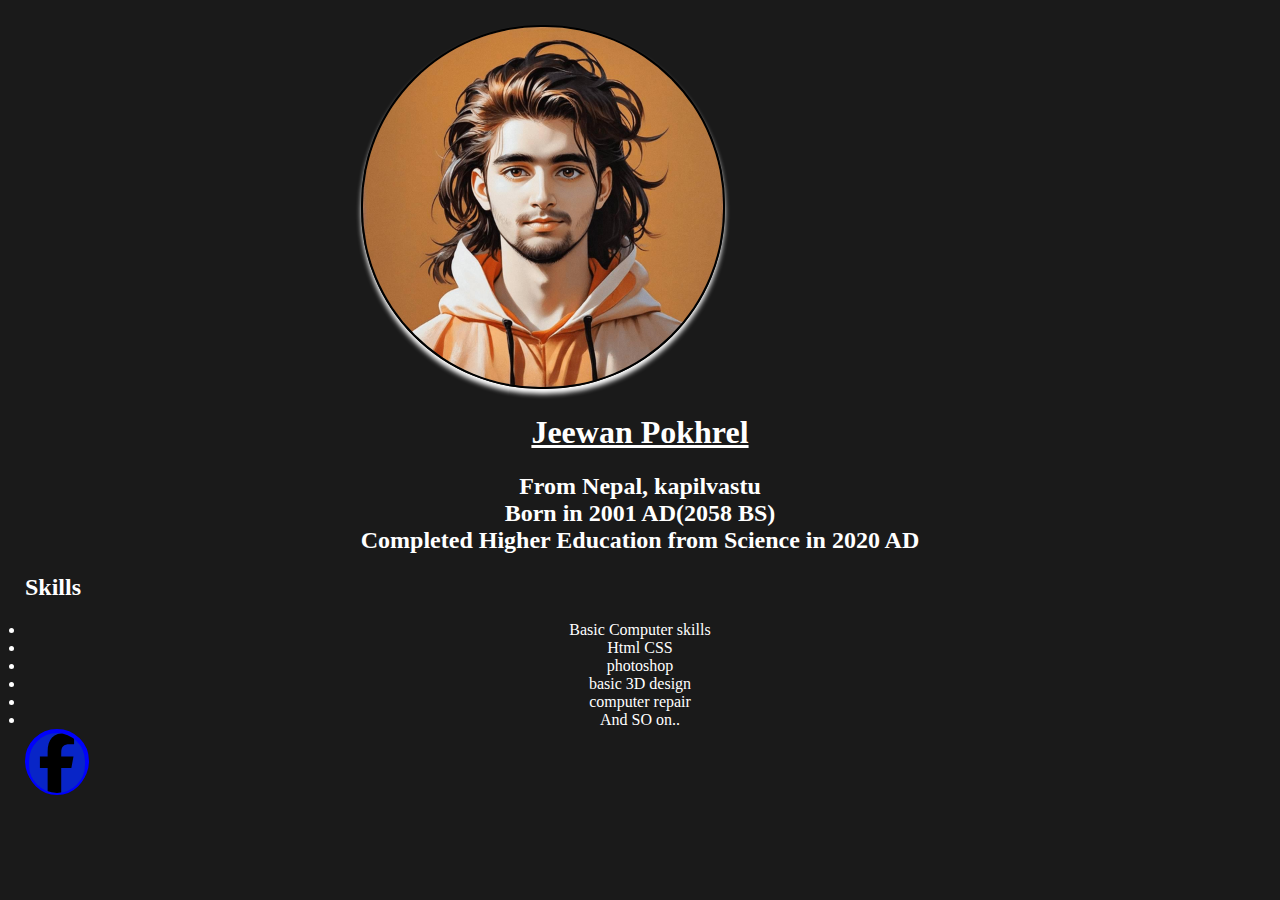
<file: Index.htm>
<!DOCTYPE html>
<html lang="en">
<head>
    <meta charset="UTF-8">
    <meta name="viewport" content="width=device-width, initial-scale=1.0">
    <title>Jeewan</title>

    <link rel="stylesheet" href="style.css">
    <link rel="icon" href="">
    
</head>
<body>
    <div class="container">
        <div id="photo" class="container">
            <img src="Images/jeewan.jpg" id="pic1">
            <h1>Jeewan Pokhrel</h1>
            <h2>
                From Nepal, kapilvastu <br>
                Born in 2001 AD(2058 BS) <br>
                Completed Higher Education from Science in 2020 AD
            </h2>
        </div>
    </div>
    

    <h2>Skills</h2>
    <list>
        <li>Basic Computer skills </li>
        <li>Html CSS </li>
        <li>photoshop</li>
        <li>basic 3D design</li>
        <li>computer repair</li>
        <li>And SO on..</li>
    </list>

    <footer>
        <div>
            <a href="https://www.facebook.com/zeewanzackey" class="fb"><img src="Images/facebook.svg" class="fb"></a>
        </div>
        
    </footer>


</body>
</html>
</file>
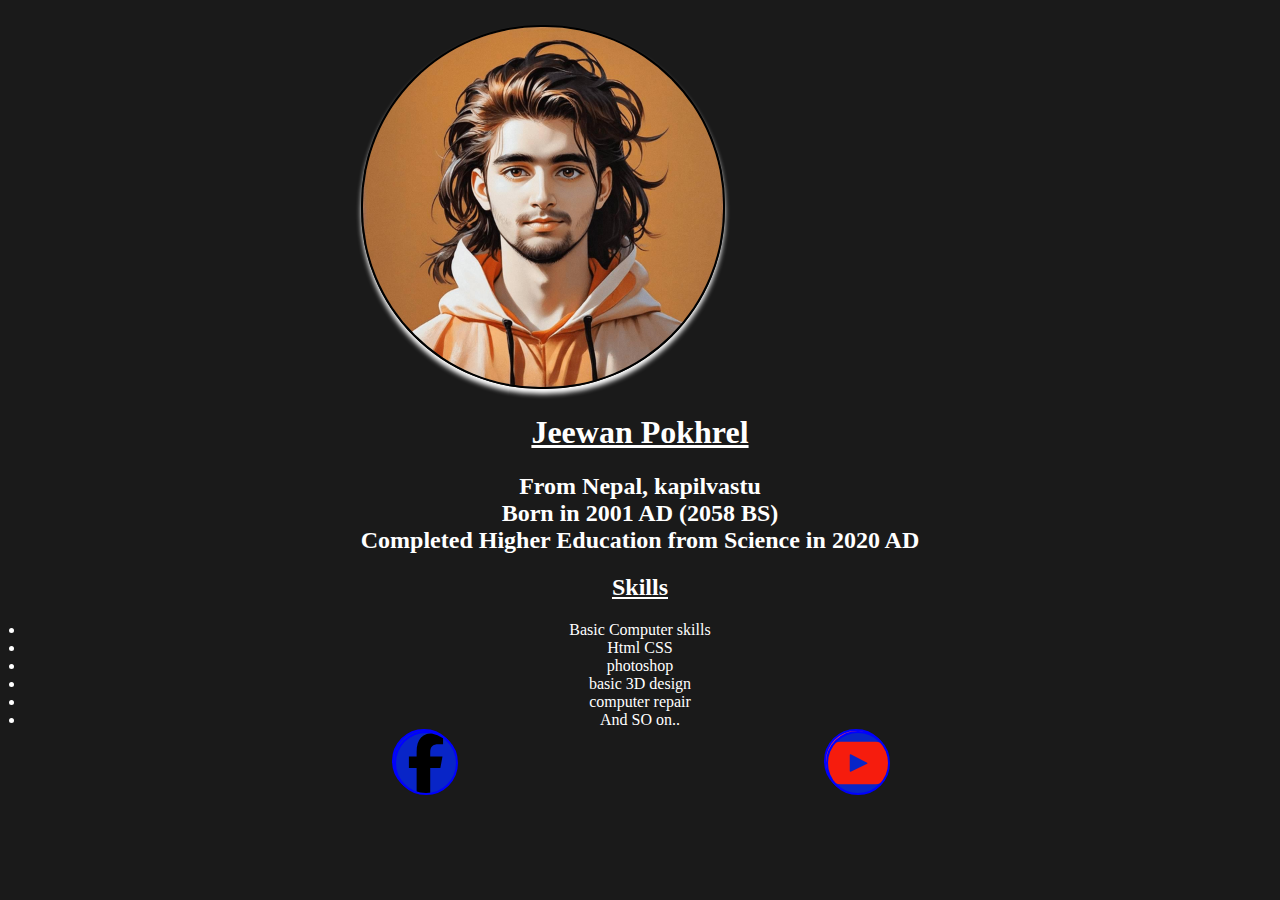
<file: Index.html>
<!DOCTYPE html>
<html lang="en">
<head>
    <meta charset="UTF-8">
    <meta name="viewport" content="width=device-width, initial-scale=1.0">
    <title>Jeewan</title>

    <link rel="stylesheet" href="style.css">
    <link rel="icon" href="">
    
</head>
<body>
    <div class="container">
        <div id="photo" class="container">
            <img src="Images/jeewan.jpg" id="pic1">
            <h1>Jeewan Pokhrel</h1>
            <h2>
                From Nepal, kapilvastu <br>
                Born in 2001 AD (2058 BS) <br>
                Completed Higher Education from Science in 2020 AD
            </h2>
        </div>
    </div>
    

    <h2 style="text-align: center;"><u>Skills</u></h2>
    <list>
        <li>Basic Computer skills </li>
        <li>Html CSS </li>
        <li>photoshop</li>
        <li>basic 3D design</li>
        <li>computer repair</li>
        <li>And SO on..</li>
    </list>

    <footer>
        <div class="foot">
            <a href="https://www.facebook.com/zeewanzackey" class="fb">
               <div> <img src="Images/facebook.svg" class="fb"></div>
                <div><h2>facebook/zackeyzackson</h2></div>
            </a>
            <a href="https://www.youtube.com/@GamingHour000" class="YT">
                <div> <img src="Images/youtube.svg" class="fb"></div>
                 <div><h2>Foolishgeek</h2></div>
             </a>
        </div>
        
    </footer>


</body>
</html>
</file>
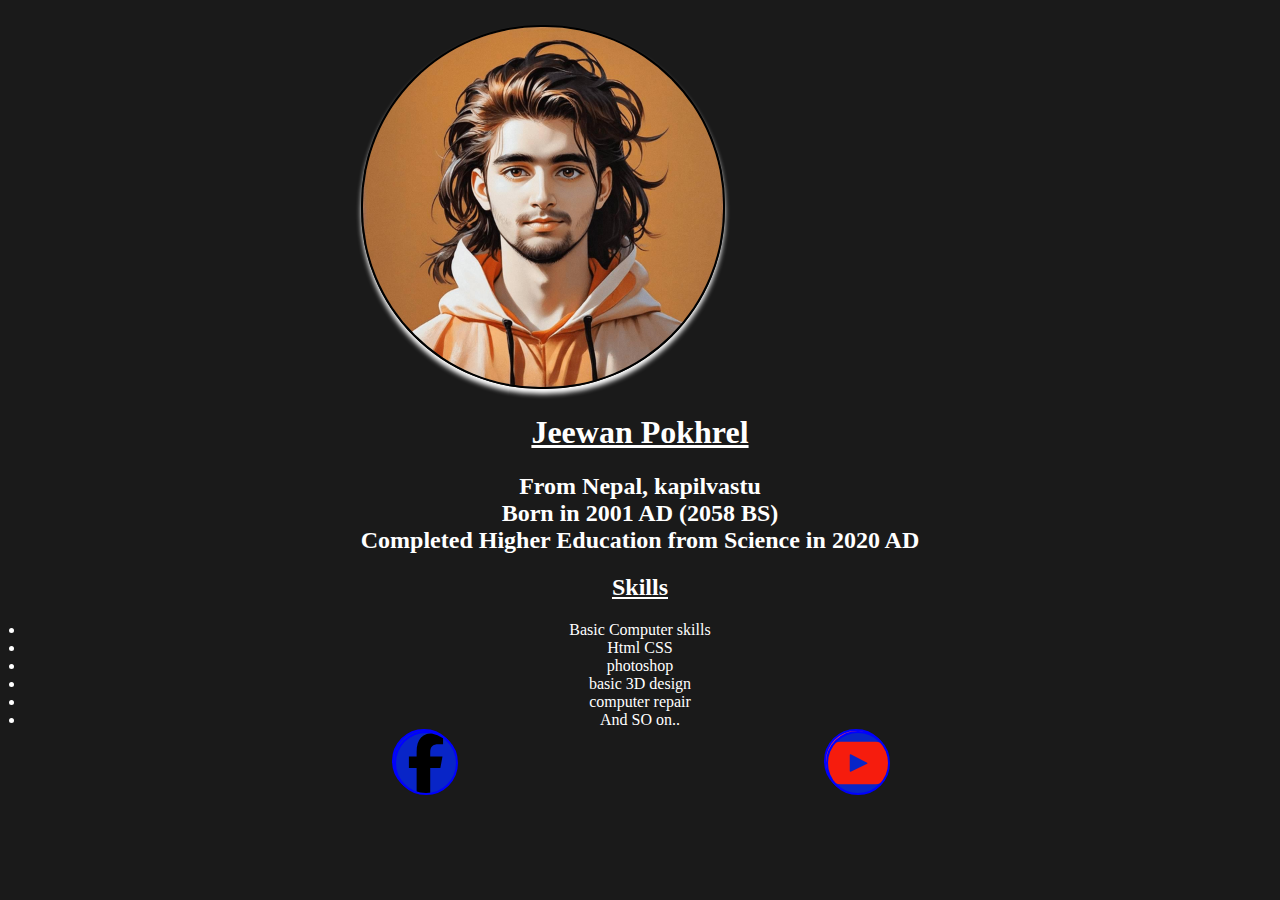
<file: index.html>
<!DOCTYPE html>
<html lang="en">
<head>
    <meta charset="UTF-8">
    <meta name="viewport" content="width=device-width, initial-scale=1.0">
    <title>Jeewan</title>

    <link rel="stylesheet" href="style.css">
    <link rel="icon" href="">
    
</head>
<body>
    <div class="container">
        <div id="photo" class="container">
            <img src="Images/jeewan.jpg" id="pic1">
            <h1>Jeewan Pokhrel</h1>
            <h2>
                From Nepal, kapilvastu <br>
                Born in 2001 AD (2058 BS) <br>
                Completed Higher Education from Science in 2020 AD
            </h2>
        </div>
    </div>
    

    <h2 style="text-align: center;"><u>Skills</u></h2>
    <list>
        <li>Basic Computer skills </li>
        <li>Html CSS </li>
        <li>photoshop</li>
        <li>basic 3D design</li>
        <li>computer repair</li>
        <li>And SO on..</li>
    </list>

    <footer>
        <div class="foot">
            <div class="f1">
                <a href="https://www.facebook.com/zeewanzackey" class="fb">
                    <div> <img src="Images/facebook.svg" class="fb"></div>
                    <div><h2>facebook/zackeyzackson</h2></div>
                </a>
            </div>
            <div class="f1">
                <a href="https://www.youtube.com/@GamingHour000" class="YT">
                    <div> <img src="Images/youtube.svg" class="fb"></div>
                    <div><h2>Foolishgeek</h2></div>
                </a>
            </div>
            
        </div>
        
    </footer>


</body>
</html>
</file>
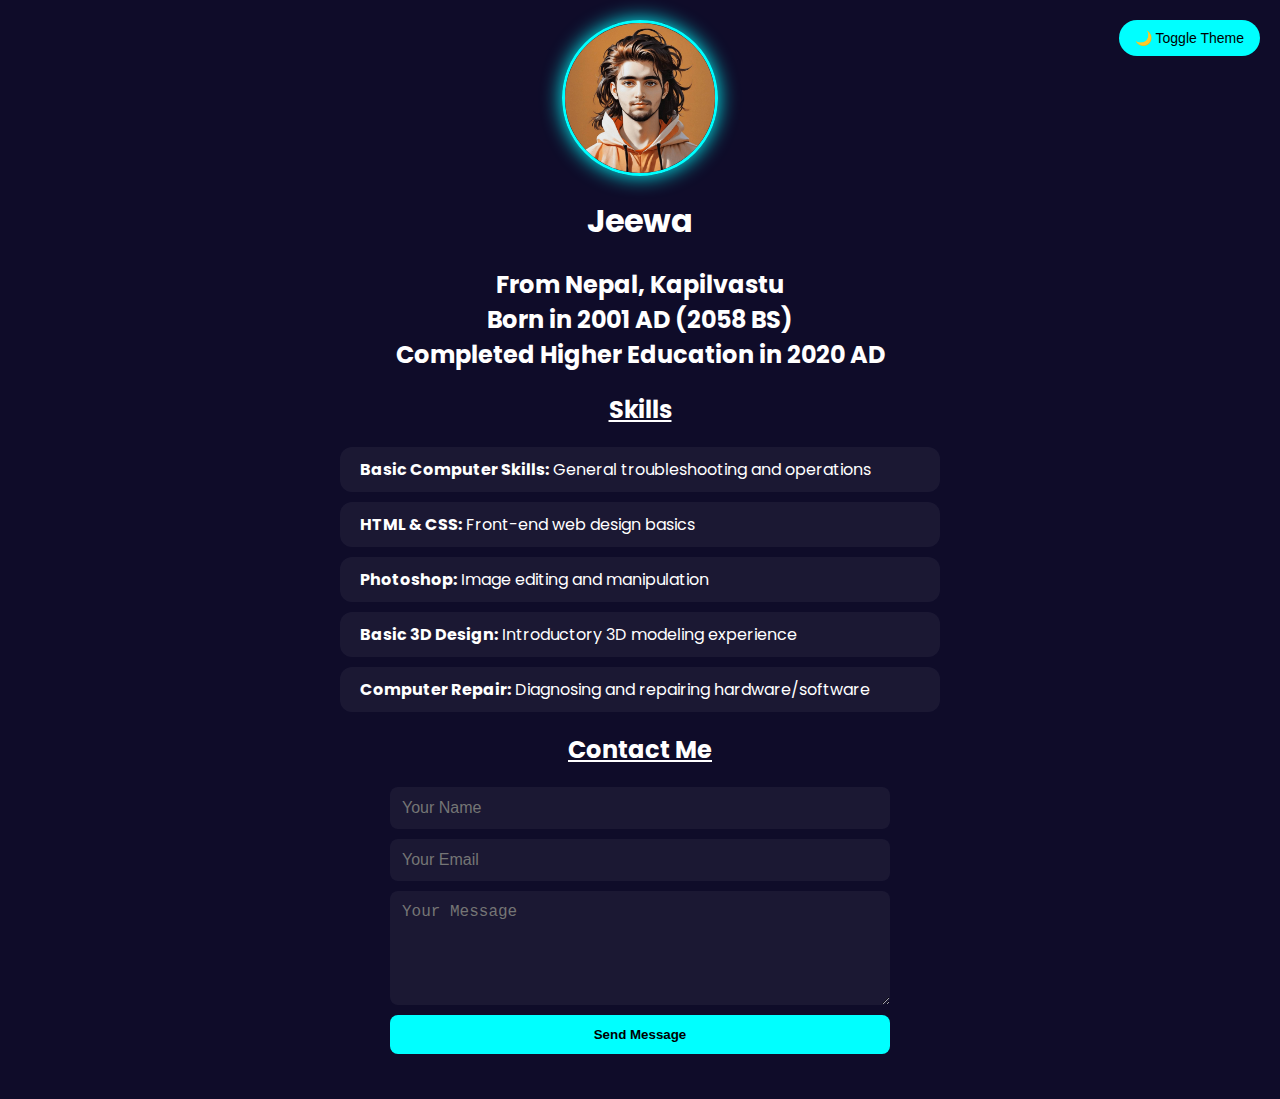
<file: new/index.html>
<!DOCTYPE html>
<html lang="en">
  <head>
    <meta charset="UTF-8" />
    <meta name="viewport" content="width=device-width, initial-scale=1.0" />
    <title>Jeewan</title>
    <link rel="stylesheet" href="style.css" />
    <link rel="preconnect" href="https://fonts.googleapis.com" />
    <link rel="preconnect" href="https://fonts.gstatic.com" crossorigin />
    <link
      href="https://fonts.googleapis.com/css2?family=Poppins:wght@300;600&display=swap"
      rel="stylesheet" />
  </head>
  <body>
    <button id="theme-toggle">🌙 Toggle Theme</button>

    <div class="container">
      <div id="photo">
        <img src="/Images/jeewan.jpg" id="pic1" />
        <h1 id="typing-name"></h1>
        <h2>
          From Nepal, Kapilvastu<br />Born in 2001 AD (2058 BS)<br />Completed
          Higher Education in 2020 AD
        </h2>
      </div>
    </div>

    <section class="skills-section">
      <h2><u>Skills</u></h2>
      <ul>
        <li>
          <strong>Basic Computer Skills:</strong> General troubleshooting and
          operations
        </li>
        <li><strong>HTML & CSS:</strong> Front-end web design basics</li>
        <li><strong>Photoshop:</strong> Image editing and manipulation</li>
        <li>
          <strong>Basic 3D Design:</strong> Introductory 3D modeling experience
        </li>
        <li>
          <strong>Computer Repair:</strong> Diagnosing and repairing
          hardware/software
        </li>
      </ul>
    </section>

    <section class="contact-section">
      <h2><u>Contact Me</u></h2>
      <iframe
        name="hidden_iframe"
        id="hidden_iframe"
        style="display: none"></iframe>
      <form
        class="contact-form"
        action="https://docs.google.com/forms/d/e/1FAIpQLScSi5LrUT3HOd0cCDObBw2NqLsaxVaSpnoTE7kdhVOII6igvQ/formResponse"
        method="POST"
        target="hidden_iframe"
        onsubmit="showToast(); resetForm(); return false;">
        <input
          name="entry.570870157"
          type="text"
          placeholder="Your Name"
          required />
        <input
          name="entry.937529484"
          type="email"
          placeholder="Your Email"
          required />
        <textarea
          name="entry.1689630399"
          rows="5"
          placeholder="Your Message"
          required></textarea>
        <button type="submit">Send Message</button>
      </form>
      <div id="toast">Message sent successfully ✅</div>
    </section>

    <script>
      // Typing animation
      const nameText = "Jeewan Pokhrel";
      let index = 0;
      function typeLetter() {
        const nameElement = document.getElementById("typing-name");
        if (index < nameText.length) {
          nameElement.innerHTML += nameText.charAt(index);
          index++;
          setTimeout(typeLetter, 150);
        }
      }
      window.onload = () => {
        typeLetter();
        const savedTheme = localStorage.getItem("theme");
        if (savedTheme === "light") document.body.classList.add("light");
      };

      // Theme toggle
      document.getElementById("theme-toggle").addEventListener("click", () => {
        document.body.classList.toggle("light");
        localStorage.setItem(
          "theme",
          document.body.classList.contains("light") ? "light" : "dark"
        );
      });

      // Toast logic
      function showToast() {
        const toast = document.getElementById("toast");
        toast.classList.add("show");
        setTimeout(() => toast.classList.remove("show"), 3000);
      }

      function resetForm() {
        setTimeout(() => {
          document.querySelector(".contact-form").reset();
        }, 1000);
      }
    </script>
  </body>
</html>
</file>
<file: style.css>
body{
    background: #1a1a1a;
    color: #ffffff;
    margin: auto;
    padding: 25px;
    text-decoration: solid white;
}

#pic1{
    display: inline-block;
    border: 2px solid black ;
    border-radius: 20vh;
    height: 40vh;
    box-shadow: 0px 5px 5px;
}

.fb{
    display: inline-flex;
    background-color: #0825c7;
    width: 60px;
    height: 60px;
    border: 2px solid blue;
    border-radius: 35px;
    h2{
        padding: 5px;
        display: none;
    }
}

.fb:hover{
    transform: scale(1.1);
    background-color: #2f45c5;
    transition: 0.5s;
    h2{
        display: block;
        background-color:#2f45c5 ;
        color: #ffffff7a;
        border-radius: 15px;
        transition: 2s;
    }
}

.YT{
    display: inline-flex;
    background-color: #d83068;
    width: 60px;
    height: 60px;
    border: 2px solid blue;
    border-radius: 35px;
    h2{
        padding: 5px;
        display: none;
    }
}
.YT:hover{
    transform: scale(1.1);
    background-color: #2f45c5;
    transition: 0.5s;
    h2{
        display: block;
        background-color:#2f45c5 ;
        color: #ffffff7a;
        border-radius: 15px;
        transition: 2s;
    }
}

.container{
    display: flexbox;
    justify-items: center;
    h1{
        text-decoration: solid underline;
    }
    h2{
        text-align: center;
    }
}

list{
    text-align: center;
}
.foot{
    display: flex;
    justify-content: space-evenly;
}
.f1{
    justify-self: baseline;
}
</file>
<file: new/style.css>
:root {
  --bg-color: #0f0c29;
  --text-color: #ffffff;
  --card-bg: rgba(255, 255, 255, 0.05);
  --accent: #00ffff;
}

body {
  background: var(--bg-color);
  color: var(--text-color);
  font-family: 'Poppins', sans-serif;
  padding: 20px;
  margin: 0;
  transition: background 0.3s ease, color 0.3s ease;
}

body.light {
  --bg-color: #f3f3f3;
  --text-color: #111111;
  --card-bg: rgba(0, 0, 0, 0.05);
  --accent: #0077ff;
}

h1, h2 {
  text-align: center;
}

#pic1 {
  display: block;
  margin: auto;
  border-radius: 50%;
  width: 150px;
  height: 150px;
  object-fit: cover;
  border: 3px solid var(--accent);
  box-shadow: 0 0 20px var(--accent);
}

#theme-toggle {
  position: fixed;
  top: 20px;
  right: 20px;
  background: var(--accent);
  border: none;
  border-radius: 20px;
  padding: 10px 16px;
  font-size: 14px;
  cursor: pointer;
  z-index: 1000;
}

.skills-section ul {
  list-style-type: none;
  padding: 0;
  max-width: 600px;
  margin: auto;
}

.skills-section li {
  background: var(--card-bg);
  padding: 10px 20px;
  margin: 10px 0;
  border-radius: 12px;
  font-size: 16px;
  transition: 0.3s;
}

.skills-section li:hover {
  background: var(--accent);
  color: #000;
}

.contact-form {
  display: flex;
  flex-direction: column;
  max-width: 500px;
  margin: 20px auto;
}

.contact-form input, .contact-form textarea {
  margin-bottom: 10px;
  padding: 12px;
  border-radius: 8px;
  border: none;
  font-size: 16px;
  background: var(--card-bg);
  color: var(--text-color);
}

.contact-form button {
  background: var(--accent);
  border: none;
  color: #000;
  padding: 12px;
  border-radius: 8px;
  cursor: pointer;
  font-weight: bold;
}

#toast {
  visibility: hidden;
  min-width: 250px;
  background-color: #00cc99;
  color: #fff;
  text-align: center;
  border-radius: 8px;
  padding: 16px;
  position: fixed;
  bottom: 40px;
  left: 50%;
  transform: translateX(-50%);
  font-size: 1rem;
  z-index: 999;
  opacity: 0;
  transition: opacity 0.5s ease, visibility 0.5s;
}

#toast.show {
  visibility: visible;
  opacity: 1;
}
</file>
